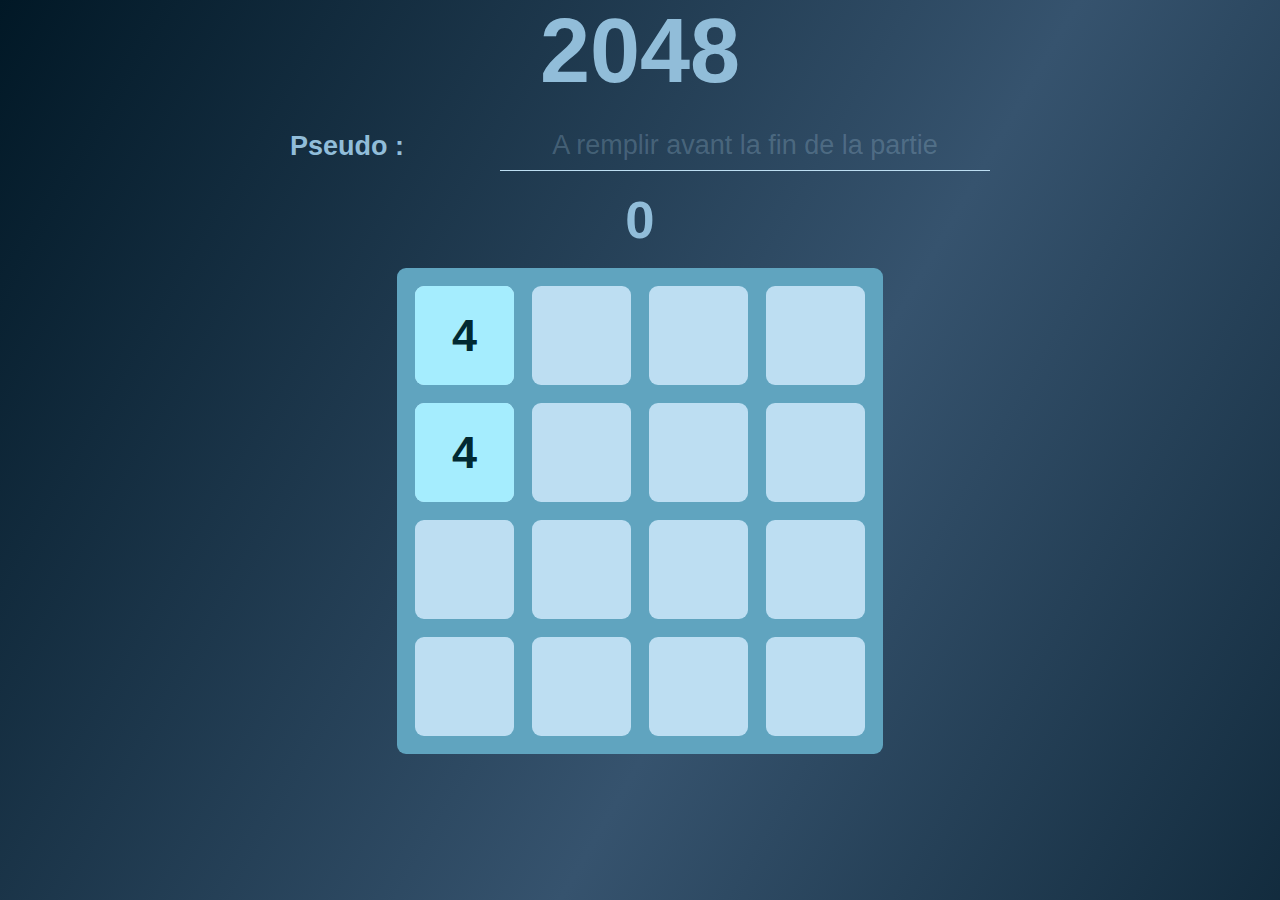
<file: index.html>
<!DOCTYPE html>
<html lang="fr">
  <head>
    <meta charset="UTF-8" />
    <meta http-equiv="X-UA-Compatible" content="IE=edge" />
    <meta name="viewport" content="width=device-width, initial-scale=1.0" />
    <title>2048</title>
    <link rel="stylesheet" href="style.css" />
    <script src="script.js" type="module"></script>
  </head>
  <body class="gradient-background">
    <h1>2048</h1>
    <div class="player">
      <label for="pseudo">Pseudo :</label>
      <input type="text" id="pseudo" name="pseudo" placeholder="A remplir avant la fin de la partie"/>
    </div>
    <h3 id="score"></h3>
    <div id="game-board"></div>
  </body>
</html>
</file>
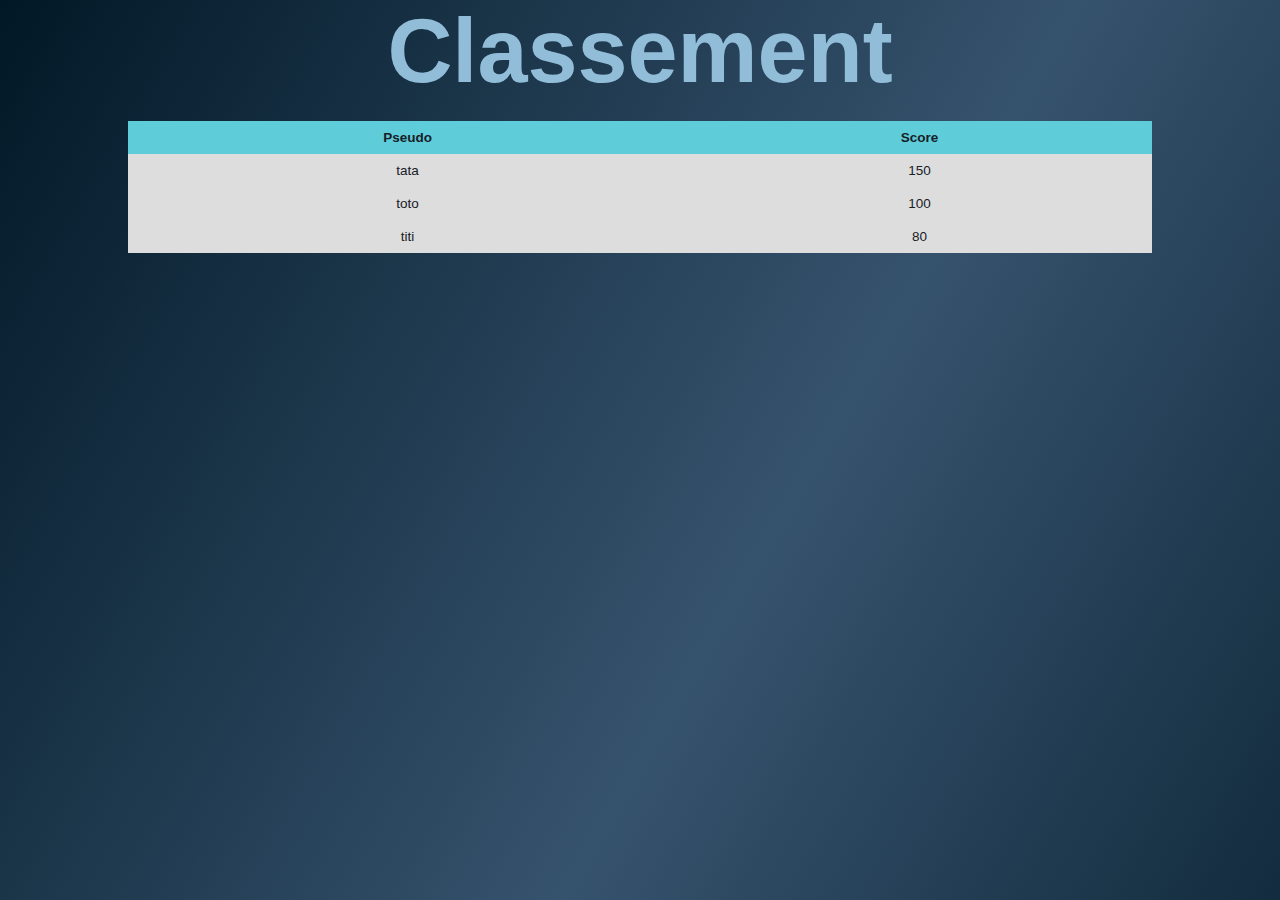
<file: leaderboard.html>
<!DOCTYPE html>
<html lang="fr">
<head>
    <meta charset="UTF-8">
    <meta http-equiv="X-UA-Compatible" content="IE=edge">
    <meta name="viewport" content="width=device-width, initial-scale=1.0">
    <title>Classement</title>
    <link rel="stylesheet" href="style.css">
    <script src="leaderboard.js" type="module"></script>
</head>
<body>
    <!--Leaderboard-->
    <h1>Classement</h1>
    <table id="table_scores">
        <thead>
          <tr>
            <th>Pseudo</th>
            <th>Score</th>
          </tr>
        </thead>
        <tbody>
        </tbody>
      </table>
      
</body>
</html>
</file>
<file: style.css>
*,
*::before,
*::after {
  box-sizing: border-box;
  font-family: "Open Sans", sans-serif;
}

h1,
h2,
h3,
h4,
h5,
h6 {
  font-weight: 700;
  color: #91bdd9;
  text-align: center;
  margin: 0;
}

.tile::selection {
    color: #3c5970;
    background-color: hsl(191, 97%, var(--background-lightness));
}

*::selection
{
  color: #011826;
  background-color: #91bdd9;
}

body {
  background: linear-gradient(300deg,#011826,#36536e, #011826);
  background-size: 120vw 120vh;
  animation: gradient-animation 10s ease infinite;
  font-size: 5vmin;
  display: flex;
  flex-direction: column;
  align-items: center;
  margin: 0;
  padding: 0;
  gap: 2vmin;
  height: 100vh;
}

@keyframes gradient-animation {
  0% {
    background-position: 0% 50%;
  }
  50% {
    background-position: 100% 50%;
  }
  100% {
    background-position: 0% 50%;
  }
}

#game-board {
  --grid-size: 4;
  --cell-size: 20vmin;
  --cel-gap: 2vmin;
  display: grid;
  grid-template-columns: repeat(var(--grid-size), var(--cell-size));
  grid-template-rows: repeat(var(--grid-size), var(--cell-size));
  background-color: #60a4bf;
  gap: var(--cel-gap);
  border-radius: 1vmin;
  padding: var(--cel-gap);
  position: relative;
  height: calc(
    var(--grid-size) * (var(--cell-size) + var(--cel-gap)) + var(--cel-gap)
  );
  width: calc(
    var(--grid-size) * (var(--cell-size) + var(--cel-gap)) + var(--cel-gap)
  );
}

.cell {
  background-color: #bddef2;
  border-radius: 1vmin;
}

.tile {
  position: absolute;
  display: flex;
  justify-content: center;
  align-items: center;
  width: var(--cell-size);
  height: var(--cell-size);
  border-radius: 1vmin;
  top: calc(var(--y) * (var(--cell-size) + var(--cel-gap)) + var(--cel-gap));
  left: calc(var(--x) * (var(--cell-size) + var(--cel-gap)) + var(--cel-gap));
  font-weight: bold;
  background-color: hsl(191, 97%, var(--background-lightness));
  color: hsl(191, 97%, var(--text-lightness));
  animation: show 200ms ease-in-out;
  transition: 100ms ease-in-out;
}

@keyframes show {
  0% {
    opacity: 0.5;
    transform: scale(0);
  }
  100% {
    transform: scale(1);
  }
}

table {
  border-collapse: collapse;
  width: 80%;
  margin: 0;
  padding: 0;
  font-size: 1.5vmin;
  text-align: center;
}
th {
  background-color: #5fcdd9;
  color: #172026;
  font-size: 1.5vmin;
  padding: 1vmin;
  text-align: center;
}
td {
  background-color: #dddddd;
  color: #172026;
  font-size: 1.5vmin;
  padding: 1vmin;
  text-align: center;
}

.player {
  display: flex;
  justify-content: space-between;
  align-items: center;
  width: 70%;
  max-width: 700px;
  min-width: 300px;
}

label {
  color: #91bdd9;
  font-size: 3vmin;
  font-weight: bold;
}
input {
  background-color: #bddef200;
  border: none;
  border-bottom: #bddef2 solid 1px;
  padding: 1vmin;
  font-size: 3vmin;
  color: #e7e7e7;
  width: 70%;
  max-width: 500px;
  min-width: 200px;
  text-align: center;
}

/* Placeholder color */
::-webkit-input-placeholder {
  /* Chrome/Opera/Safari */
  color: #bddef23b;
}
::-moz-placeholder {
  /* Firefox 19+ */
  color: #bddef23b;
}
:-ms-input-placeholder {
  /* IE 10+ */
  color: #bddef23b;
}
:-moz-placeholder {
  /* Firefox 18- */
  color: #bddef23b;
}
</file>
